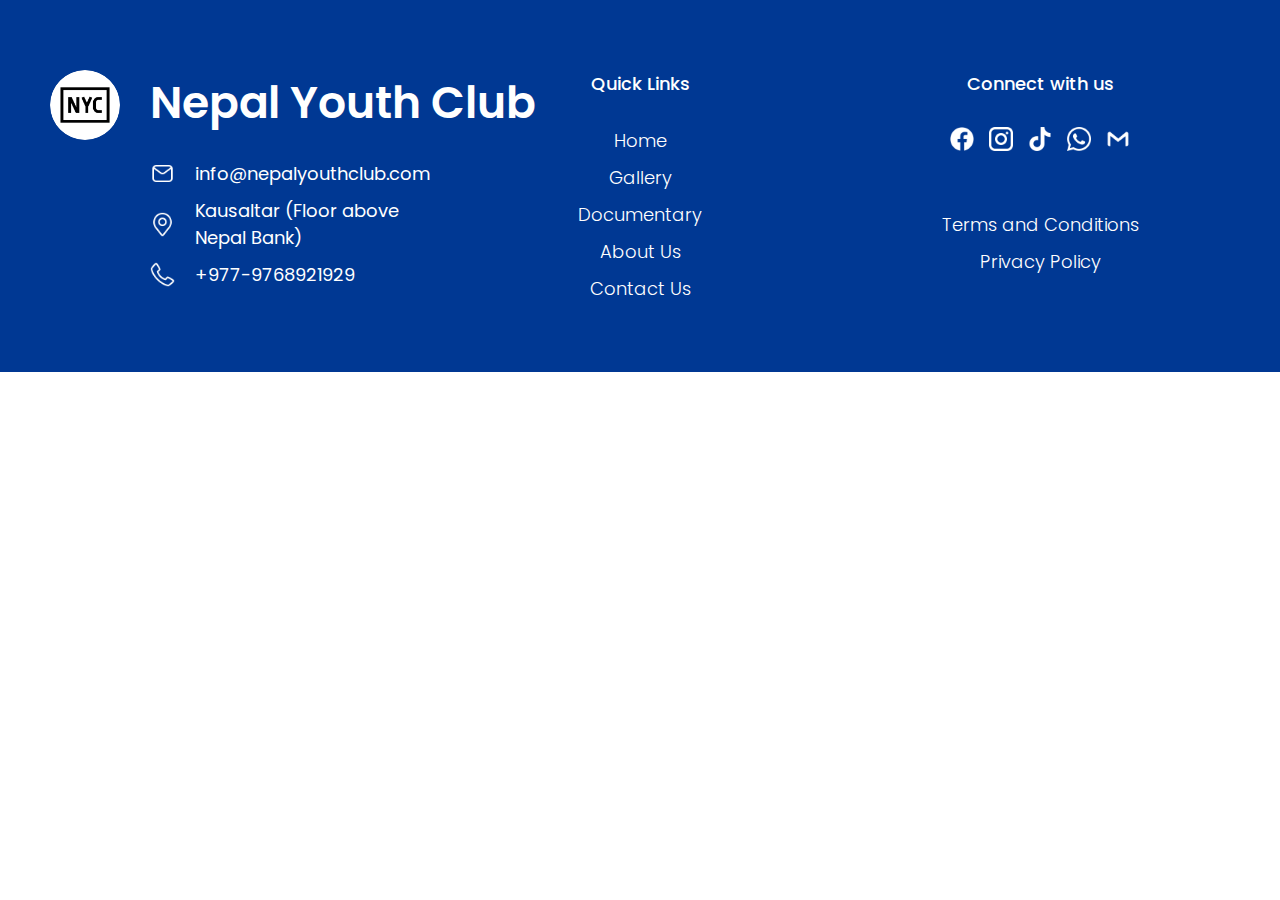
<file: index.html>
<!DOCTYPE html>
<html lang="en">

<head>
    <meta charset="UTF-8">
    <meta name="viewport" content="width=device-width, initial-scale=1.0">
    <title>Document</title>
    <link rel="preconnect" href="https://fonts.googleapis.com">
<link rel="preconnect" href="https://fonts.gstatic.com" crossorigin>
<link href="https://fonts.googleapis.com/css2?family=Poppins:wght@300;400;500;600&display=swap" rel="stylesheet">
    <link rel="stylesheet" href="style.css">
</head>

<body>

    <div class="footer-section">
        <div class="container1">
            <div class="nyc">
                <img class="img" src="random-logo.png" alt="NYC logo">
                <h1>Nepal Youth Club</h1>
            </div>
            <div class="info">
                <div> <img class="logo" src="message.png" alt="email icon">info@nepalyouthclub.com</div>
                <div> <img class="logo" src="pin-map.png" alt="location pin icon">Kausaltar (Floor above Nepal Bank) </div>
                <div> <img class="logo" src="phone-call.png" alt="phone call icon">+977-9768921929</div>

            </div>
        </div>

        <div class="container2">
            <div class="quick-links">Quick Links</div>
            <div>Home</div>
            <div>Gallery</div>
            <div>Documentary</div>
            <div>About Us</div>
            <div>Contact Us</div>
        </div>

        <div class="container3">
            <div class="connect">Connect with us</div>
            <div class="social-media">
                <img class="social-icon" src="facebook.png" alt="facebook logo">
                <img class="social-icon" src="instagram.png" alt="instagram logo">
                <img class="social-icon" src="tik-tok.png" alt="tik-tok logo">
                <img class="social-icon" src="whatsapp.png" alt="whatsapp logo">
                <img class="social-icon" src="gmail.png" alt="gmail logo">
            </div>
            <div>Terms and Conditions</div>
            <div>Privacy Policy</div>
        </div>
    </div>

</body>

</html>
</file>
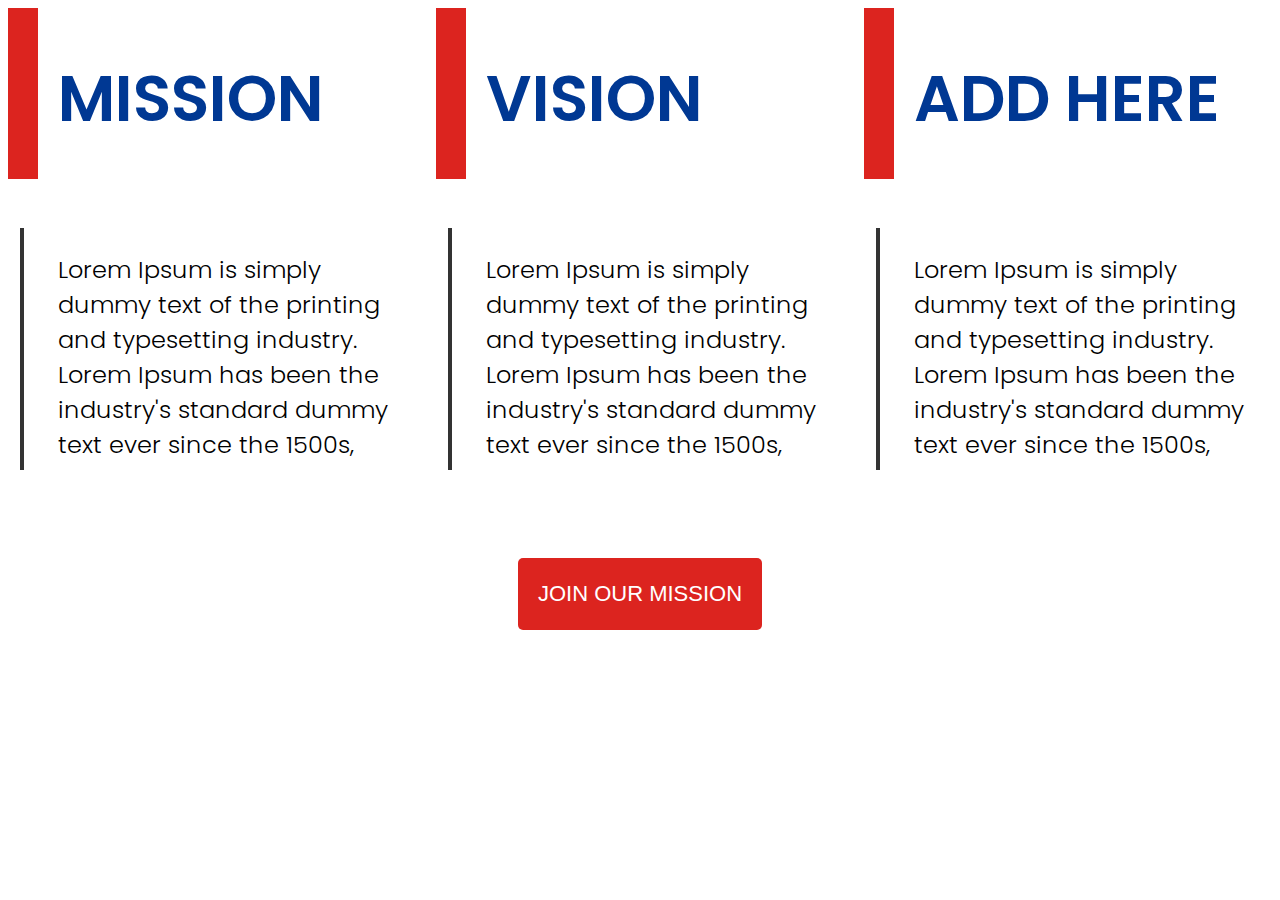
<file: about.html>
<!DOCTYPE html>
<html lang="en">

<head>
    <meta charset="UTF-8">
    <meta name="viewport" content="width=device-width, initial-scale=1.0">
    <title>Document</title>
    <link rel="stylesheet" href="about.css">
    <link href="https://fonts.googleapis.com/css2?family=Poppins:wght@300;400;500;600&display=swap" rel="stylesheet">

</head>

<body>
    <div class="container1">

        <div class="box1">
            <div class="line1"></div>
            <h1>MISSION</h1>
        </div>

        <div class="box2">
            <div class="line1"></div>
            <h1>VISION</h1>
        </div>

        <div class="box3">
            <div class="line1"></div>
            <h1>ADD HERE</h1>
        </div>

        <div class="box4">
            <div class="line2"></div>
            <p>Lorem Ipsum is simply dummy text of the printing and typesetting industry. Lorem Ipsum has been the
                industry's standard dummy text ever since the 1500s,</p>
        </div>


        <div class="box5">
            <div class="line2"></div>
            <p>Lorem Ipsum is simply dummy text of the printing and typesetting industry. Lorem Ipsum has been the
                industry's standard dummy text ever since the 1500s,</p>
        </div>

        <div class="box6">
            <div class="line2"></div>
            <p>Lorem Ipsum is simply dummy text of the printing and typesetting industry. Lorem Ipsum has been the
                industry's standard dummy text ever since the 1500s,</p>
        </div>
    </div>
    <div class="button">
        <button>JOIN OUR MISSION</button>
    </div>
</body>

</html>
</file>
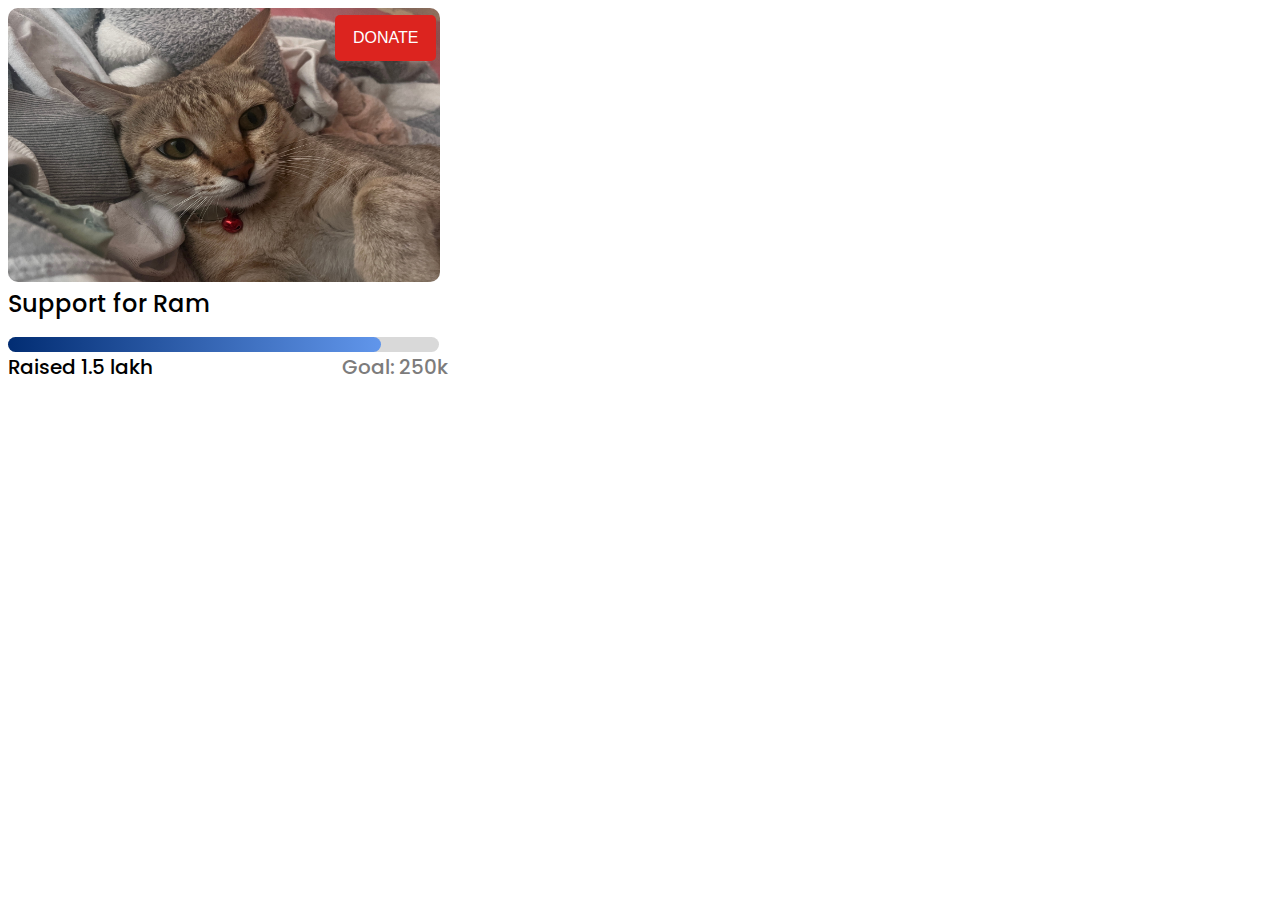
<file: donationpage.html>
<!DOCTYPE html>
<html lang="en">

<head>
    <meta charset="UTF-8">
    <meta name="viewport" content="width=device-width, initial-scale=1.0">
    <title>Document</title>
    <link href="https://fonts.googleapis.com/css2?family=Poppins:wght@300;400;500;600&display=swap" rel="stylesheet">
    <style>
        body {
            font-family: 'Poppins', sans-serif;
        }

        img {
            width: 432px;
            height: 274px;
            border-radius: 10px;
            position: relative;
        }

        button {
            padding: 14px 18px;
            background-color: #DC241F;
            color: white;
            font-size: 16px;
            font-weight: 400;
            border: none;
            border-radius: 5px;
            cursor: pointer;
            border-radius: 5px;
            position: absolute;
            top: 15px;
            left: 335px;
        }

        h1 {
            font-size: 24px;
            font-weight: 500;
            color: #000000;
            margin-top: -3px;


        }

        .line {
            width: 431px;
            height: 15px;
            background-color: #D9D9D9;
            border-radius: 10px;

        }

        .line1 {
            width: 373px;
            height: 15px;
            background-image: linear-gradient(to right, #022D73, #6196EB);
            border-radius: 10px;
            margin-top: -15px;

        }

        .container {
            position: absolute;
            display: flex;
            gap: 190px;
            font-size: 20px;
            font-weight: 500;
            color: #000000;


        }

        .container div:nth-of-type(2) {
            color: #7D7C7C;
        }
    </style>
</head>

<body>

    <img src="Lucy_11zon.jpg" alt="">
    <button>DONATE</button>
    <h1>Support for Ram</h1>

    <div class="line"></div>
    <div class="line1"></div>

    <div class="container">
        <div>Raised 1.5 lakh</div>
        <div>Goal: 250k</div>
    </div>

</body>

</html>
</file>
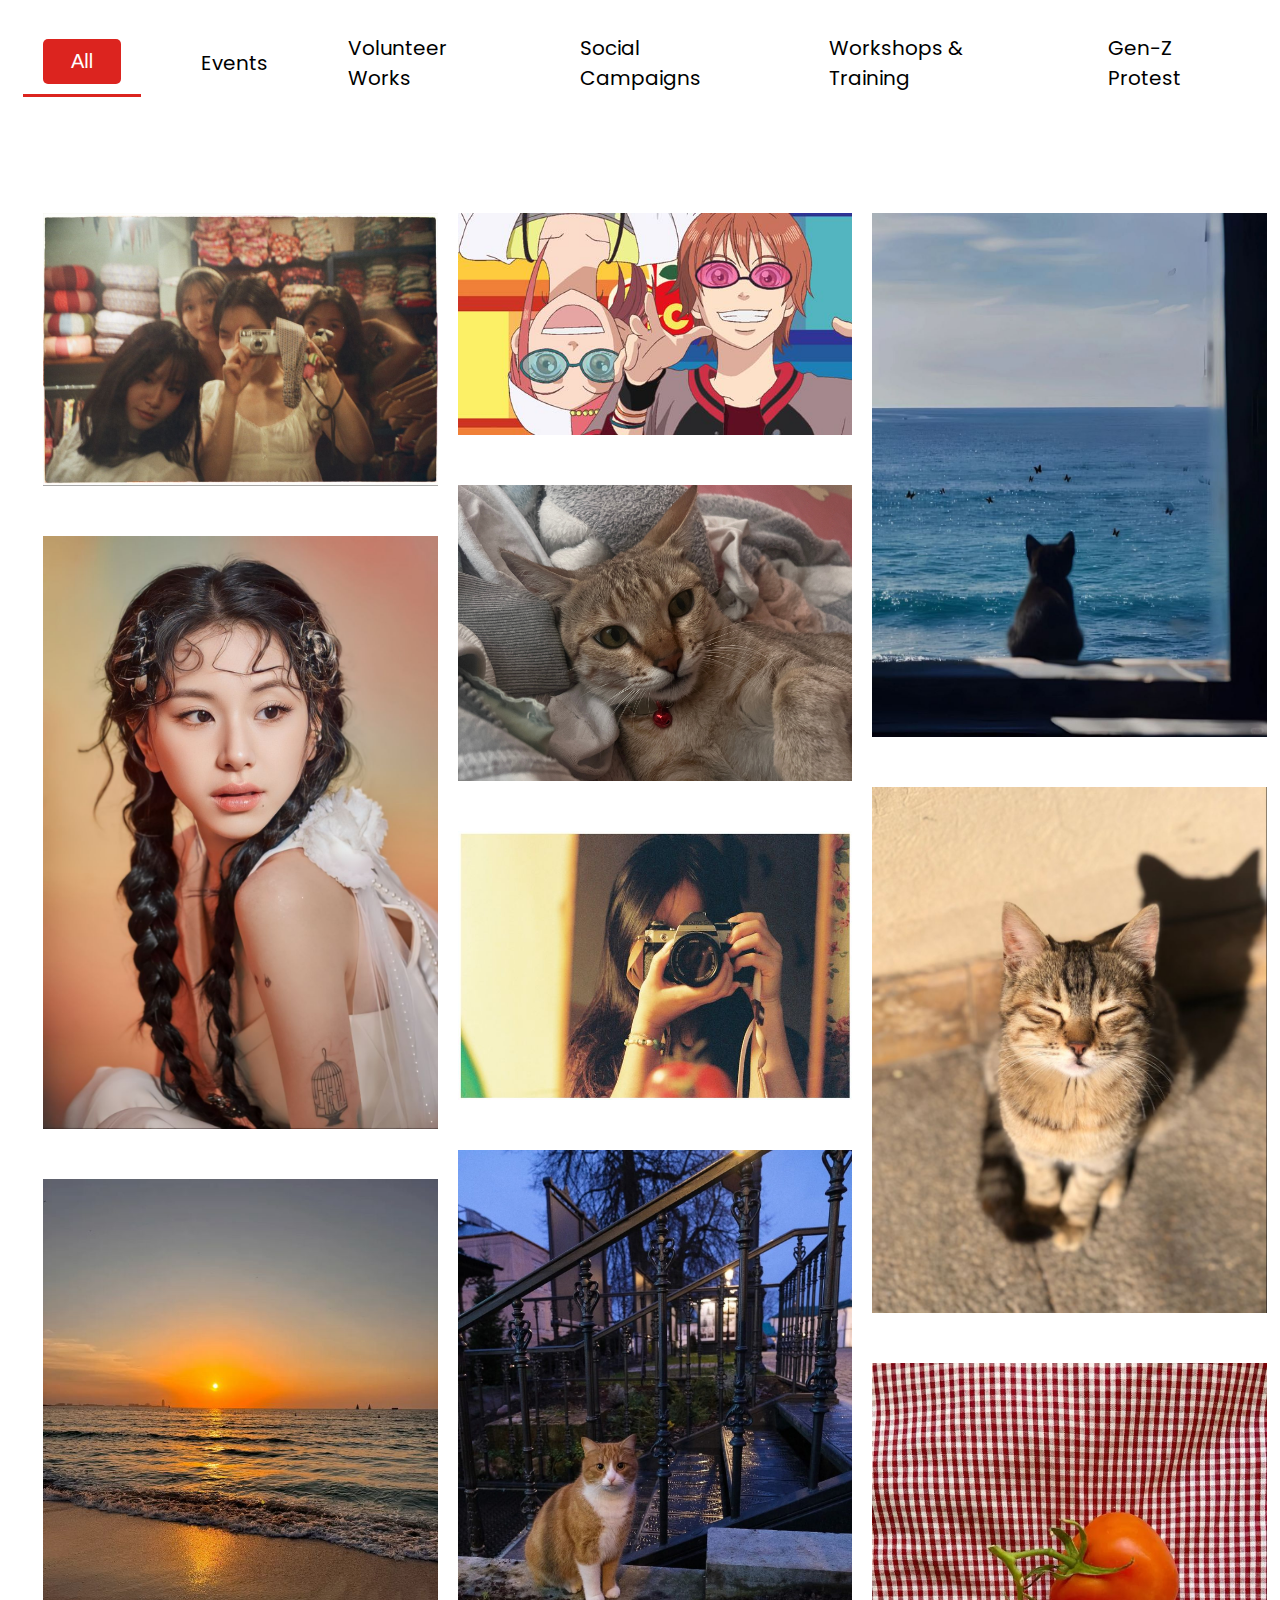
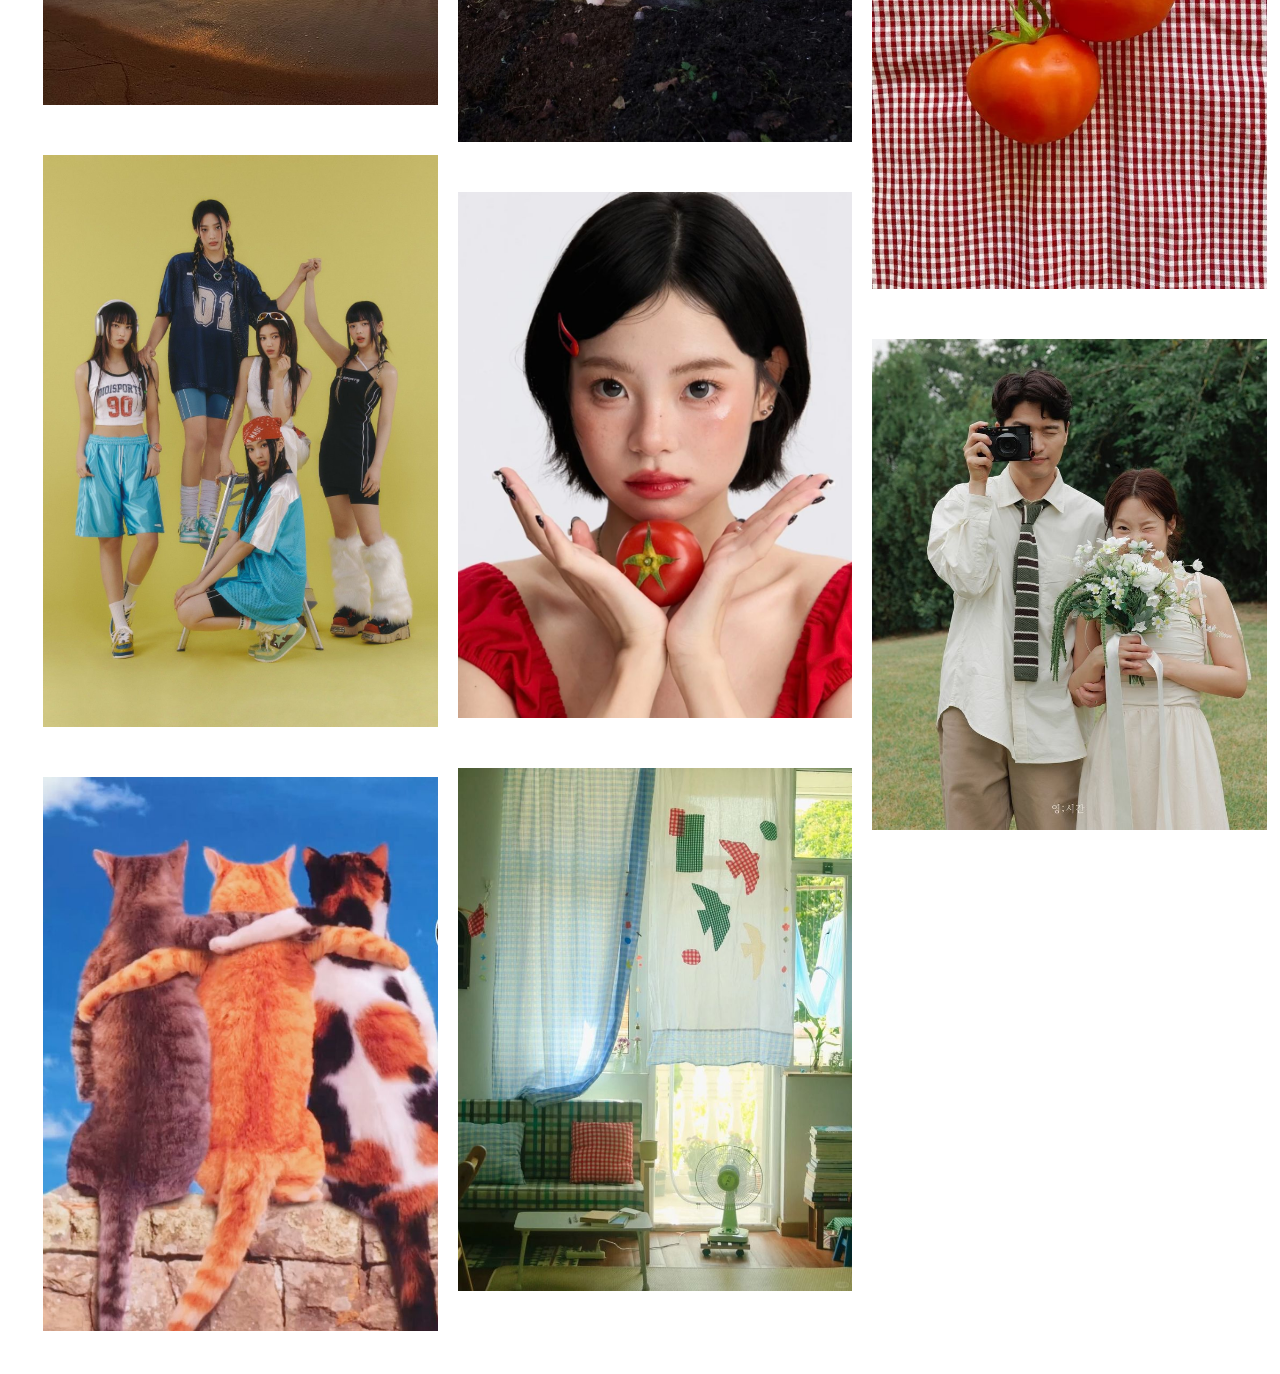
<file: gallery.html>
<!DOCTYPE html>
<html lang="en">

<head>
    <meta charset="UTF-8">
    <meta name="viewport" content="width=device-width, initial-scale=1.0">
    <title>Document</title>
    <link rel="stylesheet" href="gallery.css">
    <link href="https://fonts.googleapis.com/css2?family=Poppins:wght@300;400;500;600&display=swap" rel="stylesheet">


</head>

<body>
    <div class="container">
        <div class="container1">
            <div class="filter active " data-filter="All">
                <button>All</button>
            </div>

            <div class="filter" data-filter="events">Events</div>
            <div class="filter" data-filter="volunteer">Volunteer Works</div>
            <div class="filter" data-filter="social">Social Campaigns</div>
            <div class="filter" data-filter="workshop">Workshops & Training</div>
            <div class="filter" data-filter="protest">Gen-Z Protest</div>
        </div>

        
        <div class="gallery">
        
            <img src="group1.jpg" data-item="events" class="events pics" alt="">
            <img src="img-b66076.jpeg" data-item="events" class="events pics" alt="">
            <img src="img-g8w5r0.jpeg" data-item="events" class="events pics" alt="">
            <img src="img-kfwy8j.jpeg" data-item="volunteer" class="volunteer pics" alt="">
            <img src="img-vzk02f.jpeg" data-item="volunteer" class="volunteer pics" alt="">
            <img src="lovelycomplex.jpg" data-item="volunteer" class="volunteer pics" alt="">
            <img src="Lucy_11zon.jpg" data-item="social" class="social pics" alt="">
            <img src="photo.jpg" data-item="social" class="social pics" alt="">
            <img src="photo4.jpg" data-item="social" class="social pics" alt="">
            <img src="photo6.jpg" data-item="workshop" class="workshop pics" alt="">
            <img src="photo8.jpg" data-item="workshop" class="workshop pics" alt="">
            <img src="photo9.jpg" data-item="workshop" class="workshop pics" alt="">
            <img src="photo14.jpg" data-item="protest" class="protest pics" alt="">
            <img src="photo15.jpg" data-item="protest" class="protest pics" alt="">
            <img src="photo20.jpg" data-item="protest" class="protest pics" alt="">
        </div>





    </div>


    <script src="gallery.js"></script>
</body>

</html>
</file>
<file: style.css>
* {
    padding: 0px;
    margin: 0px;
}

.gallery-section {
    display: flex;
    flex-direction: column;
    font-family: "Poppins", sans-serif;
    padding-top: 20px;
    padding-bottom: 80px;
    padding-left: 50px;
    box-sizing: border-box;
}

h2 {
    font-weight: 500;
    font-size: 36px;
    color: #000000;
}

.container {
    display: grid;
    grid-template-columns: repeat(7, 182px);
    grid-gap: 25px;
    padding-top: 50px;
}

.pics {
    background-color: pink;
    border-radius: 3px;
    height: 135px;
}

.button {
    display: grid;
    place-items: center;
    margin-top: 40px;
}

button {
    border: none;
    background-color: #DC241F;
    color: white;
    border-radius: 5px;
    padding: 15px 30px;
    font-size: 22px;
    font-weight: 400;
    text-align: center;
    cursor: pointer;
}

.footer-section {
    display: flex;
    justify-content: space-between;
    align-items: flex-start;
    font-family: "Poppins", sans-serif;
    background-color: #003893;
    color: white;
    padding: 70px 50px;
    width: 100%;
    box-sizing: border-box;
    flex-wrap: wrap;
    gap: 20px;
}

.container1 {
    flex: 1;
    min-width: 250px;
    box-sizing: border-box;
    font-weight: 400;
    font-size: 32px;
}

h1 {
    font-size: 44px;
    font-weight: 600;
    white-space: nowrap;
}

.nyc {
    display: flex;
    flex-direction: row;
    gap: 30px;
}

.img {
    height: 70px;
    width: 70px;
    border-radius: 50%;
}

.info {
    margin-top: 20px;
    display: flex;
    flex-direction: column;
    gap: 10px;
    padding-left: 100px;
    font-weight: 400;
    font-size: 18px;
}

.info div {
    display: flex;
    align-items: center;
    gap: 10px;
}

.logo {
    margin-right: 10px;
    width: 25px;
    height: 25px;
}

.quick-links {
    font-weight: 500;
    font-size: 18px;
    padding-bottom: 20px;
}

.container2,
.container3 {
    display: flex;
    flex-direction: column;
    align-items: center;
    text-align: center;
    gap: 10px;
    font-weight: 300;
    font-size: 18px;
    padding-left: 0;
    flex: 1;
    min-width: 250px;
    box-sizing: border-box;
}

.connect {
    font-weight: 500;
    font-size: 18px;
    padding-bottom: 20px;
}

.social-media {
    display: flex;
    flex-direction: row;
    gap: 15px;
    padding-bottom: 50px;
}

.social-icon {
    width: 24px;
    height: 24px;
}
</file>
<file: about.css>
body {
     font-family: 'Poppins', sans-serif;
 }

 .container1 {
     display: grid;
     grid-template-columns: 1fr 1fr 1fr;
     grid-template-rows: 200px 100px;
     gap: 20px;
     margin-bottom: 230px;
 }

 .box1,
 .box2,
 .box3 {
     position: relative;
 }

 h1 {
     font-size: 64px;
     margin-left: 50px;
     font-weight: 600;
     color: #003893;

 }

 .line1 {
     background-color: #DC241F;
     width: 0px;
     height: 141.1px;
     border: 15px solid #DC241F;
     position: absolute;

 }

 p {
     margin-left: 50px;
     font-size: 24px;
     font-weight: 300;
 }

 .box4,
 .box5,
 .box6 {
     position: relative;
 }

 .line2 {
     position: absolute;
     background-color: #333333;
     width: 0px;
     height: 237.6px;
     border: 2px solid #333333;
     margin-left: 11.5px;

 }

 .button {
     display: grid;
     place-items: center;
     margin-top: 40px;
 }

 button {
     border: none;
     background-color: #DC241F;
     color: white;
     border-radius: 5px;
     padding: 23px 20px;
     font-size: 22px;
     font-weight: 400;
     text-align: center;
     cursor: pointer;
 }
</file>
<file: gallery.css>
body{
    font-family: 'Poppins', sans-serif;
}

button{
    padding: 11px 28px;
    background-color: #DC241F;
    color: white;
    font-size: 20px;
    font-weight: 400;
    border: none;
    border-radius: 5px;
    cursor: pointer;
}

.container1{
    display: flex;
    align-items: center;
    gap: 40px;
    font-size: 20px;
    font-weight: 400;
    margin-bottom: 60px;
    padding: 15px;
}

.container1 .filter {
    padding: 10px 20px;
    background-color: transparent;
    color: #000000;
    cursor: pointer;
    
}

.container1 .filter.active {
   border-bottom: #DC241F 3px solid;
}


.gallery {
    column-count: 3;
    column-gap: 20px;
    padding: 20px
}

.gallery img {
  width: 100%;         
  border-radius: 10px;  
  margin-bottom: 20px;  
  display: block;       
  break-inside: avoid;
  padding: 15px;  
}


.pics.hide {
    display: none;
}

.pics.show {
    display: block;
}
</file>
